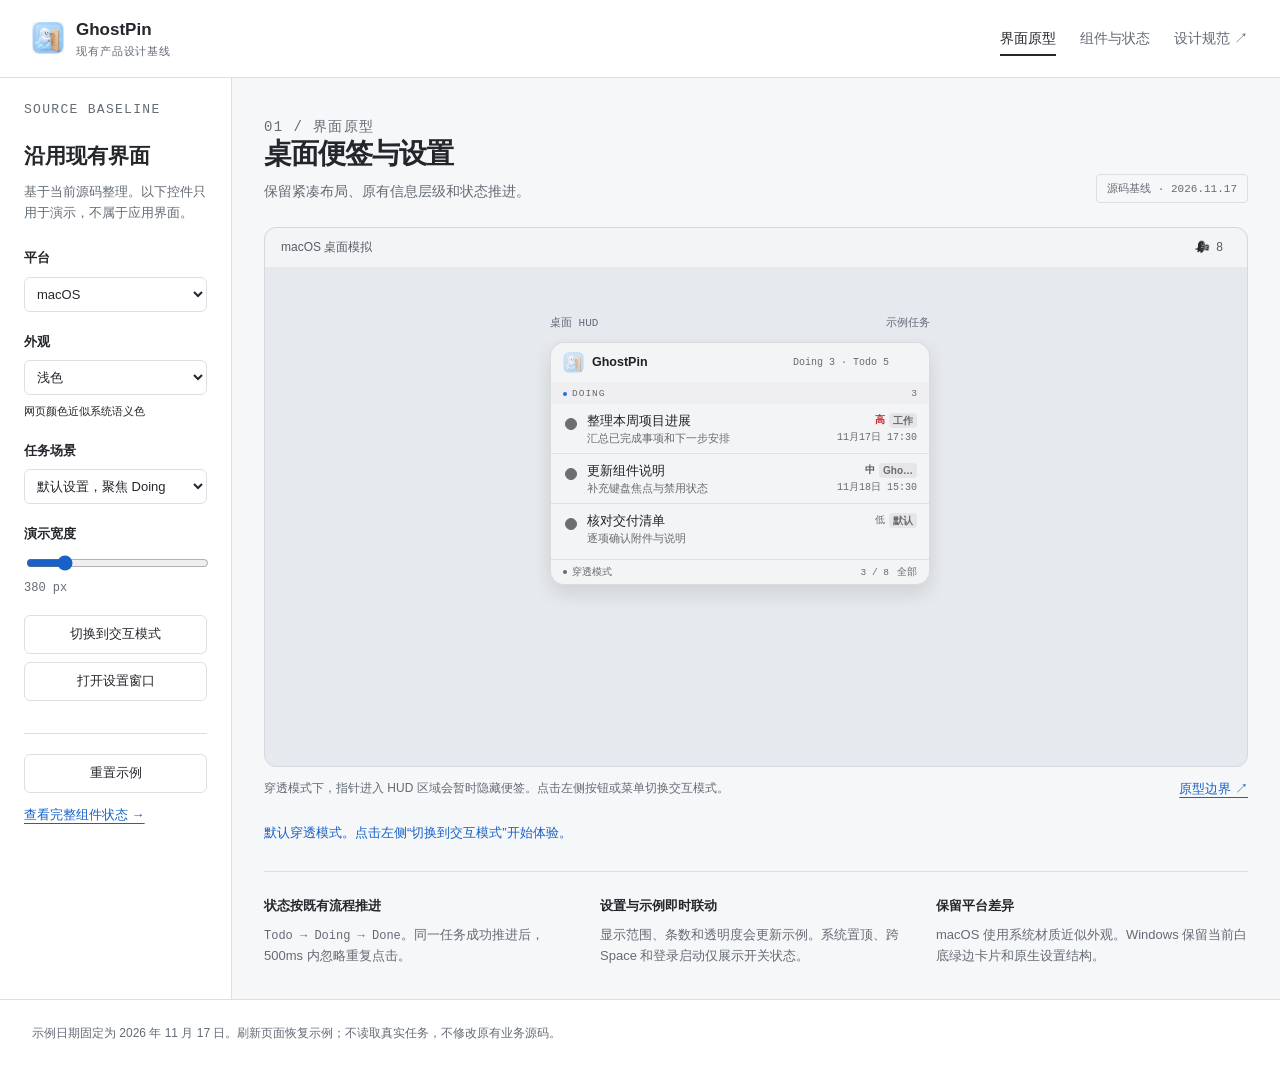
<file: design/index.html>
<!doctype html>
<html lang="zh-CN">
<head>
  <meta charset="utf-8"><meta name="viewport" content="width=device-width, initial-scale=1">
  <title>GhostPin 设计基线 · 界面原型</title>
  <link rel="icon" href="assets/GhostPinLogo.png">
  <link rel="stylesheet" href="styles/tokens.css"><link rel="stylesheet" href="styles/components.css"><link rel="stylesheet" href="styles/preview.css">
  <script defer src="scripts/model.js"></script><script defer src="scripts/components.js"></script><script defer src="scripts/app.js"></script>
</head>
<body>
  <header class="site-header">
    <a class="site-brand" href="index.html"><img src="assets/GhostPinLogo.png" width="1254" height="1254" alt="GhostPin 标志"><span>GhostPin<small>现有产品设计基线</small></span></a>
    <nav class="site-nav" aria-label="设计基线导航"><a href="index.html" aria-current="page">界面原型</a><a href="components.html">组件与状态</a><a href="DESIGN.md">设计规范 ↗</a></nav>
  </header>
  <div class="workspace">
    <aside class="sidebar" aria-label="原型演示控制">
      <p class="eyebrow">SOURCE BASELINE</p><h1>沿用现有界面</h1><p>基于当前源码整理。以下控件只用于演示，不属于应用界面。</p>
      <label class="control-field"><span>平台</span><select id="platform"><option value="mac">macOS</option><option value="windows">Windows</option></select></label>
      <label class="control-field"><span>外观</span><select id="appearance"><option value="light">浅色</option><option value="dark">深色</option></select><small id="appearance-note">网页颜色近似系统语义色</small></label>
      <label class="control-field"><span>任务场景</span><select id="scenario"><option value="standard">默认设置，聚焦 Doing</option><option value="mixed">同时展示 Doing 与 Todo</option><option value="long">长标题与长分组</option><option value="overflow">超出可见区域</option><option value="empty">空列表</option></select></label>
      <label class="control-field"><span>演示宽度</span><input id="preview-width" type="range" min="320" max="640" step="4" value="380"><output id="width-output" for="preview-width">380 px</output></label>
      <button class="shell-button" id="mode-button">切换到交互模式</button><button class="shell-button" id="open-settings">打开设置窗口</button>
      <div class="sidebar-footer"><button class="shell-button" id="reset">重置示例</button><a href="components.html">查看完整组件状态 →</a></div>
    </aside>
    <main class="main">
      <div class="page-heading"><div><p class="eyebrow">01 / 界面原型</p><h2>桌面便签与设置</h2><p>保留紧凑布局、原有信息层级和状态推进。</p></div><span class="baseline-label">源码基线 · 2026.11.17</span></div>
      <section class="desktop-stage" id="desktop-stage" data-theme="light" aria-label="桌面界面模拟">
        <div class="desktop-bar"><span id="platform-caption">macOS 桌面模拟</span><button class="tray-button" id="tray-button" aria-label="打开 GhostPin 菜单" aria-expanded="false" aria-controls="menu-host"><img src="assets/GhostPinStatusBar.png" width="1254" height="1254" alt=""><span id="tray-count"></span></button></div>
        <div class="menu-host" id="menu-host" hidden></div>
        <div class="native-workspace"><div class="hud-zone" id="hud-zone"><div class="hud-frame-label"><span id="surface-label">桌面 HUD</span><span>示例任务</span></div><div id="hud-host"></div></div><div class="settings-host" id="settings-host"></div></div>
      </section>
      <div class="stage-caption"><p id="mode-explanation">通过菜单切换交互模式后，可推进示例任务状态。</p><a class="spec-link" href="DESIGN.md#原型边界">原型边界 ↗</a></div>
      <p class="interaction-note" id="interaction-note" role="status" aria-live="polite">默认穿透模式。点击左侧“切换到交互模式”开始体验。</p>
      <div class="facts"><section><h3>状态按既有流程推进</h3><p><code>Todo → Doing → Done</code>。同一任务成功推进后，500ms 内忽略重复点击。</p></section><section><h3>设置与示例即时联动</h3><p>显示范围、条数和透明度会更新示例。系统置顶、跨 Space 和登录启动仅展示开关状态。</p></section><section><h3>保留平台差异</h3><p>macOS 使用系统材质近似外观。Windows 保留当前白底绿边卡片和原生设置结构。</p></section></div>
      <noscript><p>请启用 JavaScript 查看可交互原型。设计规则仍可通过 <a href="DESIGN.md">DESIGN.md</a> 阅读。</p></noscript>
    </main>
  </div>
  <footer class="site-footer">示例日期固定为 2026 年 11 月 17 日。刷新页面恢复示例；不读取真实任务，不修改原有业务源码。</footer>
</body></html>
</file>
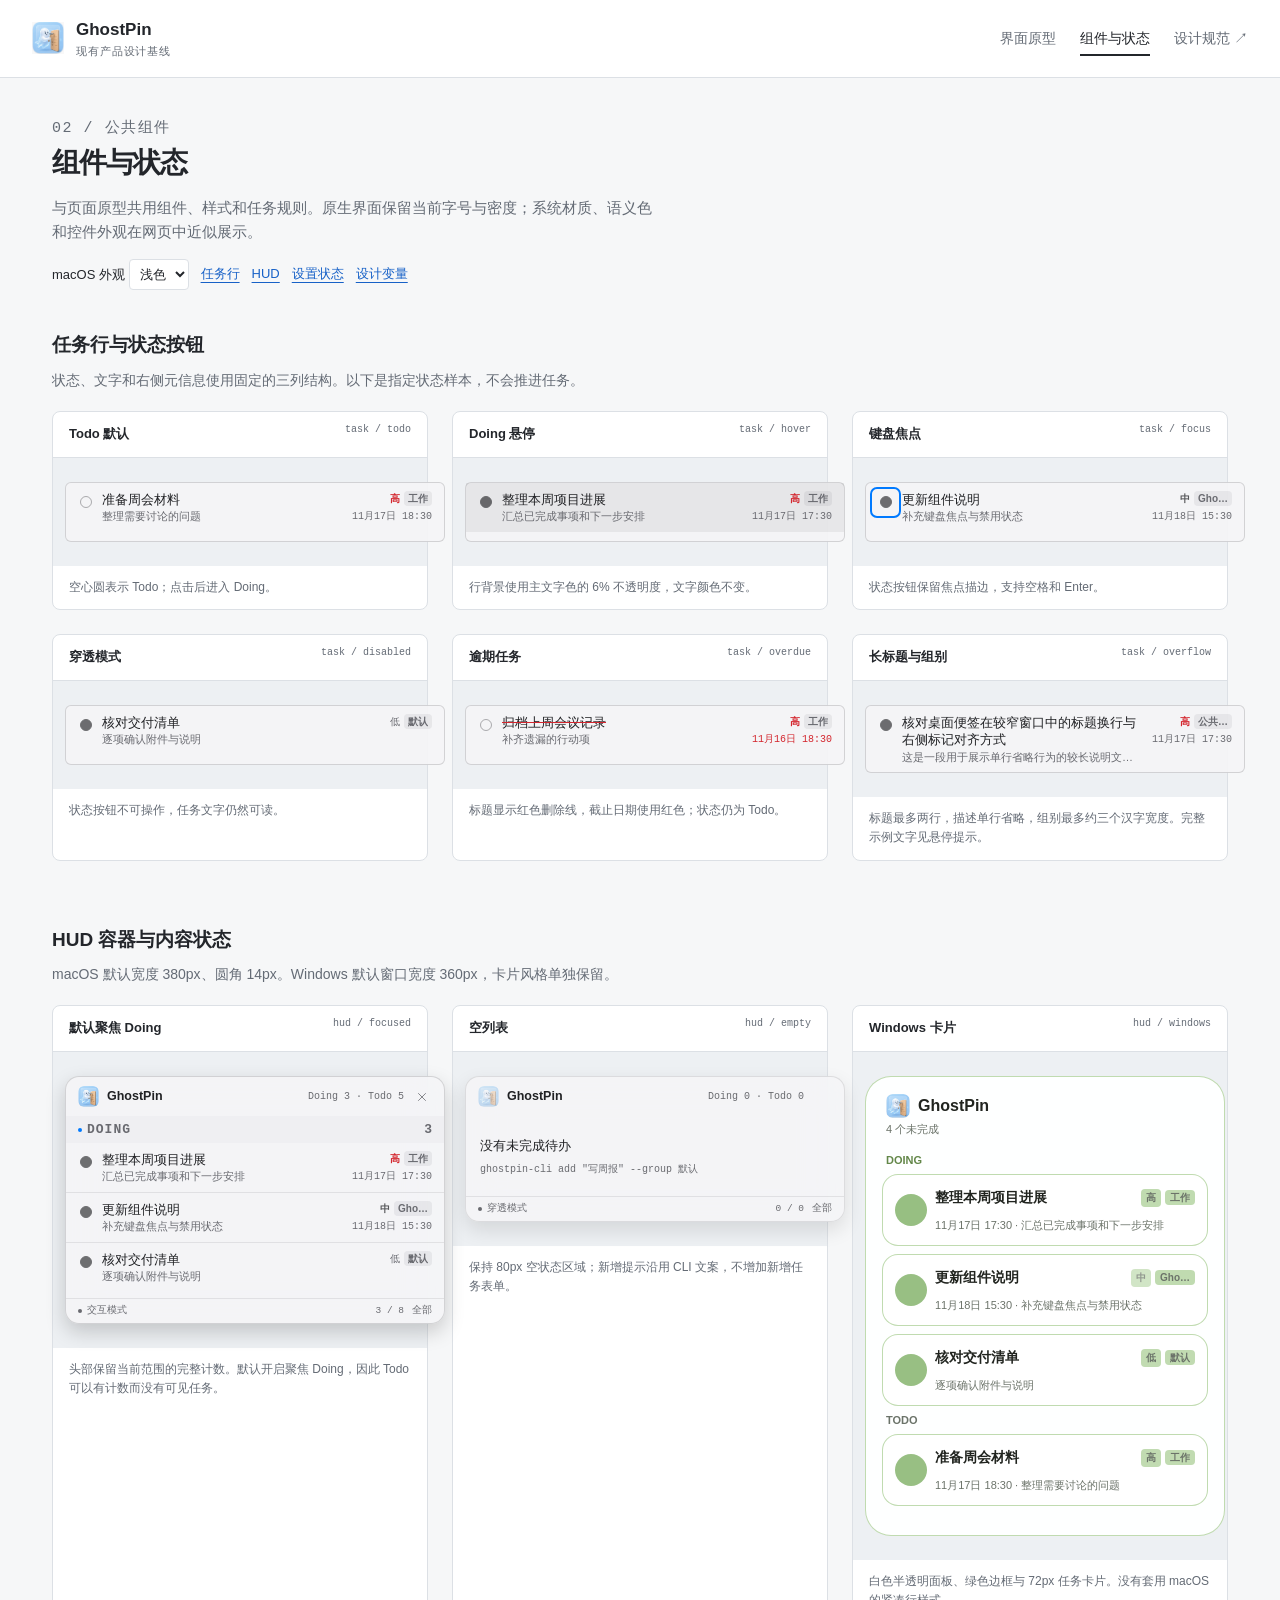
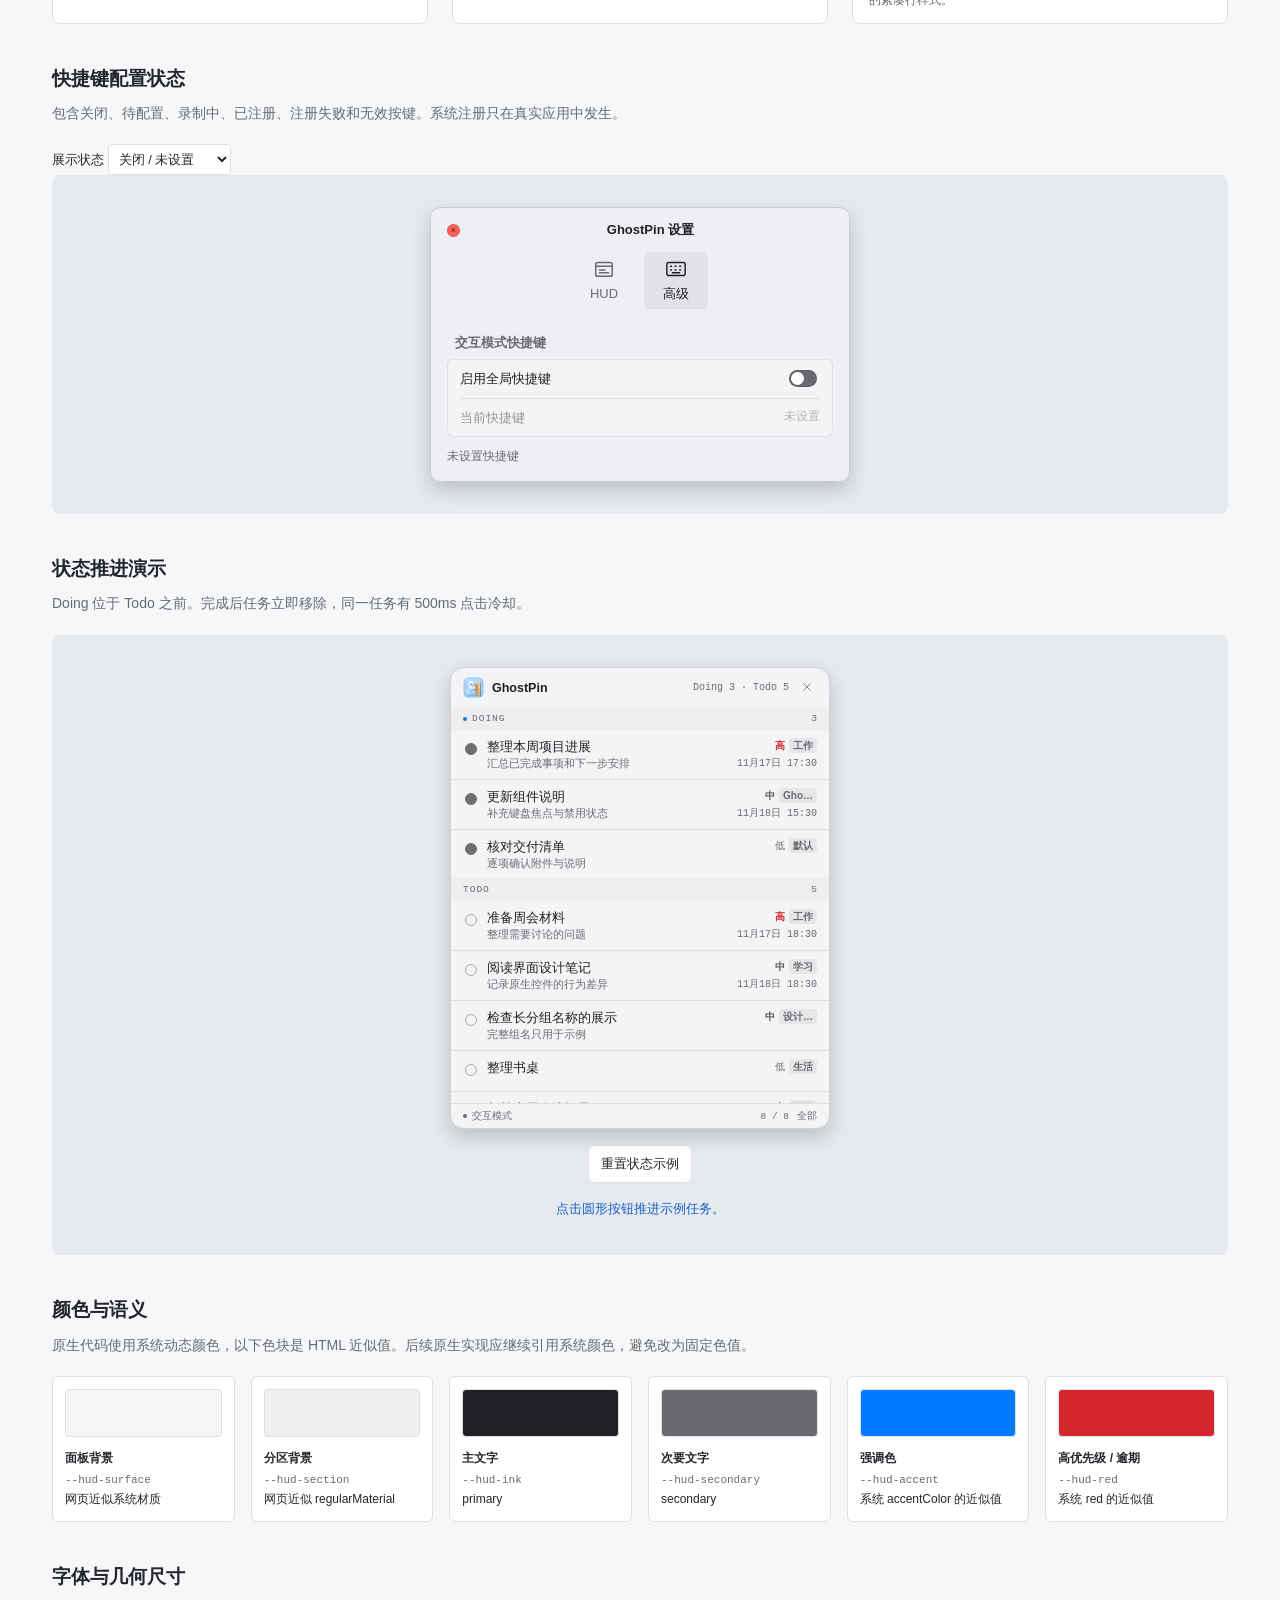
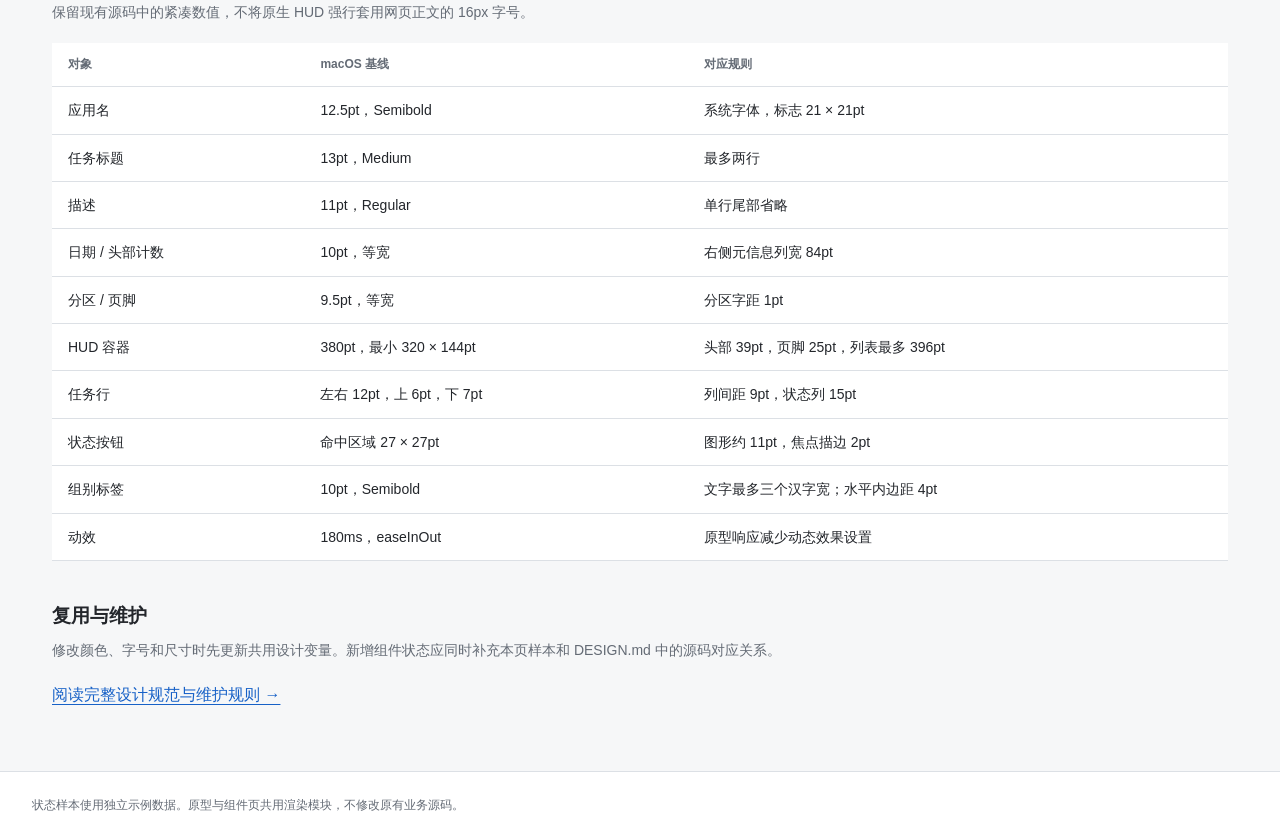
<file: design/components.html>
<!doctype html>
<html lang="zh-CN">
<head>
  <meta charset="utf-8"><meta name="viewport" content="width=device-width, initial-scale=1">
  <title>GhostPin 设计基线 · 组件与状态</title><link rel="icon" href="assets/GhostPinLogo.png">
  <link rel="stylesheet" href="styles/tokens.css"><link rel="stylesheet" href="styles/components.css"><link rel="stylesheet" href="styles/preview.css">
  <script defer src="scripts/model.js"></script><script defer src="scripts/components.js"></script><script defer src="scripts/catalog.js"></script>
</head>
<body>
  <header class="site-header"><a class="site-brand" href="index.html"><img src="assets/GhostPinLogo.png" width="1254" height="1254" alt="GhostPin 标志"><span>GhostPin<small>现有产品设计基线</small></span></a><nav class="site-nav" aria-label="设计基线导航"><a href="index.html">界面原型</a><a href="components.html" aria-current="page">组件与状态</a><a href="DESIGN.md">设计规范 ↗</a></nav></header>
  <main class="catalog">
    <header class="catalog-header"><p class="eyebrow">02 / 公共组件</p><h1>组件与状态</h1><p>与页面原型共用组件、样式和任务规则。原生界面保留当前字号与密度；系统材质、语义色和控件外观在网页中近似展示。</p><div class="catalog-toolbar"><label>macOS 外观 <select id="catalog-theme"><option value="light">浅色</option><option value="dark">深色</option></select></label><a class="spec-link" href="#task-rows">任务行</a><a class="spec-link" href="#boards">HUD</a><a class="spec-link" href="#settings">设置状态</a><a class="spec-link" href="#tokens">设计变量</a></div></header>
    <section class="catalog-section" id="task-rows"><h2>任务行与状态按钮</h2><p>状态、文字和右侧元信息使用固定的三列结构。以下是指定状态样本，不会推进任务。</p><div class="catalog-grid" id="row-states"></div><p id="catalog-feedback" class="interaction-note" role="status" aria-live="polite"></p></section>
    <section class="catalog-section" id="boards"><h2>HUD 容器与内容状态</h2><p>macOS 默认宽度 380px、圆角 14px。Windows 默认窗口宽度 360px，卡片风格单独保留。</p><div class="catalog-grid" id="board-states"></div></section>
    <section class="catalog-section" id="settings"><h2>快捷键配置状态</h2><p>包含关闭、待配置、录制中、已注册、注册失败和无效按键。系统注册只在真实应用中发生。</p><div class="catalog-toolbar"><label>展示状态 <select id="hotkey-example"><option value="disabled">关闭 / 未设置</option><option value="pendingConfiguration">已开启 / 待配置</option><option value="recording">录制中</option><option value="registered">注册成功示例</option><option value="failure">注册失败示例</option><option value="invalid">按键规则错误</option></select></label></div><div class="catalog-demo" id="settings-example"></div></section>
    <section class="catalog-section" id="flow"><h2>状态推进演示</h2><p>Doing 位于 Todo 之前。完成后任务立即移除，同一任务有 500ms 点击冷却。</p><div class="catalog-demo"><div id="state-demo"></div><button class="shell-button" id="demo-reset">重置状态示例</button><p class="interaction-note" id="demo-feedback" role="status" aria-live="polite">点击圆形按钮推进示例任务。</p></div></section>
    <section class="catalog-section" id="tokens"><h2>颜色与语义</h2><p>原生代码使用系统动态颜色，以下色块是 HTML 近似值。后续原生实现应继续引用系统颜色，避免改为固定色值。</p><div class="token-grid" id="color-tokens"></div></section>
    <section class="catalog-section"><h2>字体与几何尺寸</h2><p>保留现有源码中的紧凑数值，不将原生 HUD 强行套用网页正文的 16px 字号。</p><div class="table-wrap"><table><thead><tr><th scope="col">对象</th><th scope="col">macOS 基线</th><th scope="col">对应规则</th></tr></thead><tbody>
      <tr><td>应用名</td><td>12.5pt，Semibold</td><td>系统字体，标志 21 × 21pt</td></tr><tr><td>任务标题</td><td>13pt，Medium</td><td>最多两行</td></tr><tr><td>描述</td><td>11pt，Regular</td><td>单行尾部省略</td></tr><tr><td>日期 / 头部计数</td><td>10pt，等宽</td><td>右侧元信息列宽 84pt</td></tr><tr><td>分区 / 页脚</td><td>9.5pt，等宽</td><td>分区字距 1pt</td></tr><tr><td>HUD 容器</td><td>380pt，最小 320 × 144pt</td><td>头部 39pt，页脚 25pt，列表最多 396pt</td></tr><tr><td>任务行</td><td>左右 12pt，上 6pt，下 7pt</td><td>列间距 9pt，状态列 15pt</td></tr><tr><td>状态按钮</td><td>命中区域 27 × 27pt</td><td>图形约 11pt，焦点描边 2pt</td></tr><tr><td>组别标签</td><td>10pt，Semibold</td><td>文字最多三个汉字宽；水平内边距 4pt</td></tr><tr><td>动效</td><td>180ms，easeInOut</td><td>原型响应减少动态效果设置</td></tr>
    </tbody></table></div></section>
    <section class="catalog-section"><h2>复用与维护</h2><p>修改颜色、字号和尺寸时先更新共用设计变量。新增组件状态应同时补充本页样本和 DESIGN.md 中的源码对应关系。</p><a href="DESIGN.md">阅读完整设计规范与维护规则 →</a></section>
  </main><footer class="site-footer">状态样本使用独立示例数据。原型与组件页共用渲染模块，不修改原有业务源码。</footer>
</body></html>
</file>
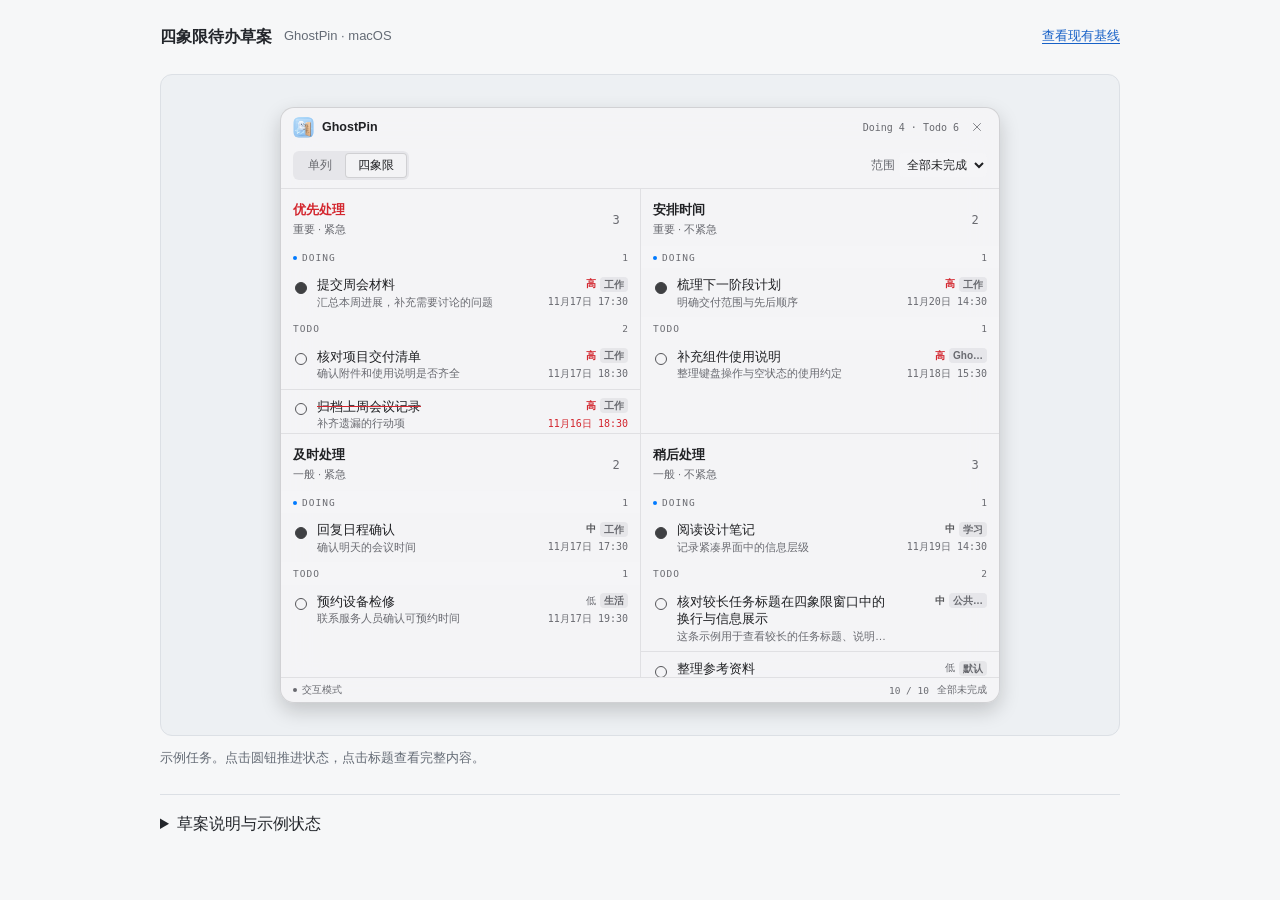
<file: design/quadrants-draft.html>
<!doctype html>
<html lang="zh-CN">
<head>
  <meta charset="utf-8">
  <meta name="viewport" content="width=device-width, initial-scale=1">
  <title>GhostPin · 四象限待办草案</title>
  <style>
/* OD-LAYOUT-PRIMITIVES v1 — structure only: display, flex/grid, overflow, wrapping, ratio, geometry.
   Put this @layer first; product CSS outside the layer wins ordinary layout rules.
   Native hidden and closed-dialog states take precedence over component display rules. */
@layer od-layout {
  [hidden]:not([hidden="until-found" i]) { display: none !important; }
  dialog:not([open]) { display: none !important; }

  :where(.od-stack,.od-row,.od-row-top,.od-cluster,.od-grid,.od-field,.od-stat,.od-cell,.od-tile) > :where(*) { min-width: 0; }

  /* containers */
  .od-stack   { display: flex; flex-direction: column; gap: var(--od-gap, 8px); }
  .od-row     { display: flex; align-items: center; gap: var(--od-gap, 8px); }
  .od-row-top { display: flex; align-items: flex-start; gap: var(--od-gap, 8px); }
  .od-cluster { display: flex; flex-wrap: wrap; align-items: center; gap: var(--od-gap, 8px); }
  .od-fill    { flex: 1 1 0; min-width: 0; }
  .od-fixed   { flex: none; }
  .od-grid    { display: grid; gap: var(--od-gap, 12px); grid-template-columns: repeat(var(--od-cols, 3), minmax(0, 1fr)); }

  /* stacked information: each piece is its own line — never sibling inline spans */
  .od-stat, .od-field, .od-cell { display: grid; gap: var(--od-gap, 2px); }
  :where(.od-stat,.od-field,.od-cell) > :where(*) { display: block; }
  .od-tile { display: grid; grid-template-rows: auto 1fr; }
  :where(.od-tile) > :where(*) { display: block; }

  /* media keeps its intrinsic ratio by default; never a distorted or cropped
     cover by accident. height:auto lets the ratio win over an <img height="…">
     attribute. Cropping to a uniform box is an explicit opt-in: set --od-ratio
     AND add .od-media-cover together (per the core rule, only where a crop is
     deliberate — tile thumbs, decorative backdrops, and so on). */
  .od-media { display: block; width: 100%; height: auto; aspect-ratio: var(--od-ratio, auto); }
  .od-media-cover { object-fit: cover; }

  /* functional inline SVG icons opt into bounded geometry; content SVGs keep their own */
  .od-icon { display: inline-block; inline-size: var(--od-icon-size, 1em); block-size: var(--od-icon-size, 1em); flex: none; }

  /* data text only — authored copy is rewritten to its budget instead */
  .od-truncate { display: block; max-width: 100%; overflow: hidden; white-space: nowrap; text-overflow: ellipsis; }
  .od-clamp-2, .od-clamp-3 { display: -webkit-box; -webkit-box-orient: vertical; overflow: hidden; overflow-wrap: anywhere; }
  .od-clamp-2 { -webkit-line-clamp: 2; }
  .od-clamp-3 { -webkit-line-clamp: 3; }
  .od-lines-2 { min-height: calc(2 * 1.4em); }
  .od-nowrap { white-space: nowrap; }
  .od-keep { word-break: keep-all; overflow-wrap: anywhere; }

  /* screen skeleton: bars take their own space */
  .od-screen { display: grid; grid-template-rows: auto minmax(0, 1fr) auto; height: 100%; }
  .od-scroll { overflow-y: auto; overscroll-behavior: contain; min-height: 0; }

  /* horizontal rail */
  .od-rail { display: flex; gap: var(--od-gap, 8px); overflow-x: auto; scroll-snap-type: x proximity; scrollbar-width: none;
             padding-inline: var(--od-rail-pad, 16px); scroll-padding-inline: var(--od-rail-pad, 16px); }
  .od-rail::-webkit-scrollbar { display: none; }
  :where(.od-rail) > :where(*) { flex: none; scroll-snap-align: start; }
  :where(.od-rail) > :where(:last-child) { margin-inline-end: var(--od-rail-pad, 16px); }

  .od-spacer { flex: none; visibility: hidden; pointer-events: none; }
  .od-touch { min-width: 44px; min-height: 44px; }
}
:root [hidden]:where(:not([hidden="until-found" i])) { display: none; }
/* /OD-LAYOUT-PRIMITIVES v1 */
  </style>
  <link rel="stylesheet" href="styles/tokens.css">
  <link rel="stylesheet" href="styles/components.css">
  <link rel="stylesheet" href="styles/quadrants.css">
  <script src="scripts/model.js" defer></script>
  <script src="scripts/components.js" defer></script>
  <script src="scripts/quadrants-model.js" defer></script>
  <script src="scripts/quadrants.js" defer></script>
</head>
<body data-theme="light">
  <div class="draft-shell">
    <header class="draft-header">
      <h1>四象限待办草案</h1>
      <p>GhostPin · macOS</p>
      <a href="index.html">查看现有基线</a>
    </header>
    <main>
      <section class="draft-stage" aria-label="GhostPin 桌面便签草案">
        <section class="hud quadrants-hud interactive" id="board" data-view="quadrants" aria-label="GhostPin 待办">
          <header class="hud-header">
            <img class="logo" src="assets/GhostPinLogo.png" width="1254" height="1254" alt="">
            <span class="hud-brand">GhostPin</span>
            <span class="hud-count" id="board-count"></span>
            <button class="hud-close" type="button" data-action="hide" aria-label="隐藏桌面便签">
              <svg class="od-icon" viewBox="0 0 24 24" aria-hidden="true"><path d="m5 5 14 14M19 5 5 19"/></svg>
            </button>
          </header>
          <div class="view-toolbar">
            <div class="view-switch" role="group" aria-label="待办视图">
              <button type="button" data-view-button="list" aria-pressed="false" aria-controls="board-content">单列</button>
              <button type="button" data-view-button="quadrants" aria-pressed="true" aria-controls="board-content">四象限</button>
            </div>
            <label class="scope-control" for="scope">
              <span>范围</span>
              <select id="scope">
                <option value="all">全部未完成</option>
                <option value="today">今天新增</option>
              </select>
            </label>
          </div>
          <div id="board-content">
            <noscript><p class="list-empty">请启用 JavaScript，以查看和操作示例任务。</p></noscript>
          </div>
          <footer class="hud-footer">
            <span class="mode-label"><span class="mode-dot" aria-hidden="true"></span>交互模式</span>
            <span id="footer-count" aria-label="已显示任务数与全部任务数"></span>
            <span id="footer-scope">全部未完成</span>
          </footer>
        </section>
        <div class="hidden-board" id="hidden-board" hidden>
          <p>桌面便签已隐藏</p>
          <button type="button" class="draft-button" id="show-board">显示桌面便签</button>
        </div>
      </section>
      <p class="draft-feedback" id="draft-feedback" role="status" aria-live="polite" aria-atomic="true">示例任务。点击圆钮推进状态，点击标题查看完整内容。</p>
      <details class="draft-notes">
        <summary>草案说明与示例状态</summary>
        <div class="draft-notes-body">
          <div class="review-controls" aria-label="草案演示控件">
            <label for="scene"><span>示例状态</span><select id="scene">
              <option value="normal">默认分布</option>
              <option value="one-empty">一个象限为空</option>
              <option value="overflow">任务较多</option>
              <option value="empty">全部为空</option>
            </select></label>
            <label for="theme"><span>外观</span><select id="theme">
              <option value="light">浅色</option>
              <option value="dark">深色</option>
            </select></label>
            <button type="button" class="draft-button" id="reset-scene">重置示例</button>
          </div>
          <label class="focus-option" for="focus-doing">
            <input id="focus-doing" type="checkbox" checked disabled>
            <span>单列中有 Doing 时只显示 Doing</span>
            <small>四象限始终显示全部未完成任务。</small>
          </label>
          <table class="rule-table">
            <caption hidden>四象限自动分类规则</caption>
            <tbody>
              <tr><th scope="row">重要程度</th><td>高优先级为重要，中、低优先级为一般。</td></tr>
              <tr><th scope="row">紧急程度</th><td>已逾期或今天到期为紧急。明天及以后到期，或未设置截止日期，为不紧急。</td></tr>
              <tr><th scope="row">任务状态</th><td>每个象限内 Doing 在 Todo 前面。状态仍按 Todo → Doing → Done 推进，完成后移除，保留 500ms 点击冷却。</td></tr>
              <tr><th scope="row">显示范围</th><td>“今天新增”按创建时间筛选。四象限不截断任务数量，每区独立滚动。单列沿用默认最多 8 条的规则。</td></tr>
            </tbody>
          </table>
          <p>草案沿用现有系统字体、紧凑任务行和浅深色材质。桌面四象限宽 720px，单列宽 380px。逾期任务保留原有的标题划线和日期提示。</p>
          <p class="compact-note">当前窗口较窄，四个象限按优先处理、安排时间、及时处理、稍后处理的顺序排列。</p>
          <p>任务只存在于当前页面，刷新会恢复示例。参考时间固定为 2026 年 11 月 17 日 14:30（北京时间），用于展示今天到期、未来到期和逾期。上述示例与外观控件属于草案演示区。</p>
          <p>分类会根据任务的优先级和截止日期计算。首版不提供拖拽修改象限。本草案不连接实际任务、Agent 或系统快捷键。</p>
        </div>
      </details>
    </main>
  </div>
  <dialog class="task-dialog" id="task-detail" aria-labelledby="detail-heading">
    <header class="dialog-header">
      <h2 id="detail-heading">任务详情</h2>
      <button type="button" class="draft-button" id="close-detail">关闭</button>
    </header>
    <div class="dialog-body" id="detail-body"></div>
  </dialog>
</body>
</html>
</file>
<file: design/styles/tokens.css>
/* 从现有 GhostPin 界面提取的数值；系统语义色的网页近似值见 DESIGN.md。 */
:root {
  color-scheme: light;
  --font-ui: -apple-system, BlinkMacSystemFont, 'PingFang SC', 'Segoe UI', sans-serif;
  --font-mono: ui-monospace, 'SFMono-Regular', Menlo, Consolas, monospace;
  --font-windows: 'Segoe UI', 'Microsoft YaHei UI', sans-serif;
  --page: #f6f7f8; --surface: #fff; --ink: #23262b; --muted: #646b75;
  --line: #dce0e5; --action: #1761c7; --focus: #1672de;
  --space-1: 4px; --space-2: 8px; --space-3: 12px; --space-4: 16px;
  --space-5: 20px; --space-6: 24px; --space-8: 32px; --space-10: 40px;
  --size-body: 16px; --size-small: 13px; --size-heading: 28px;
  --radius-control: 6px; --radius-panel: 12px;
  --motion: 180ms; --ease: ease-in-out;
  --hud-width: 380px; --hud-min-width: 320px; --hud-header: 39px;
  --hud-footer: 25px; --hud-body-max: 396px; --hud-empty: 80px;
  --hud-radius: 14px; --hud-pad: 12px; --hud-row-gap: 9px;
  --hud-row-top: 6px; --hud-row-bottom: 7px; --hud-meta-width: 84px;
  --hud-status-width: 15px; --hud-status-hit: 27px;
  --hud-title-size: 13px; --hud-description-size: 11px;
  --hud-brand-size: 12.5px; --hud-meta-size: 10px; --hud-section-size: 9.5px;
  --hud-logo-size: 21px; --hud-close-size: 20px; --hud-rule: .5px;
  --hud-surface: rgb(245 245 247 / 92%); --hud-section: rgb(239 239 242 / 96%);
  --hud-ink: #202124; --hud-secondary: #696a70; --hud-red: #d3262e;
  --hud-accent: #007aff; --hud-hover: rgb(0 0 0 / 6%);
  --hud-separator: rgb(0 0 0 / 8%); --hud-border: rgb(0 0 0 / 14%);
  --hud-border-pass: rgb(0 0 0 / 10%); --hud-badge: rgb(110 110 115 / 10%);
  --hud-shadow: 0 8px 20px rgb(0 0 0 / 18%);
  --hud-shadow-pass: 0 8px 20px rgb(0 0 0 / 11%);
  --hud-blur: 20px; --settings-width: 420px;
  --win-width: 360px; --win-height: 460px; --win-radius: 26px;
  --win-card-radius: 16px; --win-card-height: 72px;
  --win-surface: rgb(255 255 255 / 94%); --win-card: rgb(255 255 255 / 72%);
  --win-border: rgb(184 214 166 / 88%); --win-ink: #21241f;
  --win-secondary: #6b7369; --win-accent: rgb(143 186 120 / 92%);
}
[data-theme='dark'] {
  color-scheme: dark;
  --hud-surface: rgb(35 35 38 / 94%); --hud-section: rgb(43 43 46 / 97%);
  --hud-ink: #f2f2f5; --hud-secondary: #aaaab1; --hud-red: #ff6961;
  --hud-accent: #64aaff; --hud-hover: rgb(255 255 255 / 6%);
  --hud-separator: rgb(255 255 255 / 8%); --hud-border: rgb(255 255 255 / 14%);
  --hud-border-pass: rgb(255 255 255 / 10%); --hud-badge: rgb(170 170 177 / 10%);
}
@media (prefers-reduced-motion: reduce) { :root { --motion: 0ms; } }
</file>
<file: design/styles/components.css>
/* 原型和组件目录共用的原生界面近似样式。 */
* { box-sizing: border-box; }
button, input, select { font: inherit; }
button, select, input[type='checkbox'], input[type='range'] { cursor: pointer; }
button:disabled, input:disabled { cursor: default; opacity: .45; }
button:focus-visible, input:focus-visible, select:focus-visible, a:focus-visible, summary:focus-visible { outline: 2px solid var(--focus); outline-offset: 3px; }
[hidden] { display: none !important; }
.icon { width: 16px; height: 16px; display: inline-block; vertical-align: middle; fill: none; stroke: currentColor; stroke-width: 1.6; stroke-linecap: round; stroke-linejoin: round; flex: none; }
.logo { display: block; width: var(--hud-logo-size); height: auto; aspect-ratio: 1; object-fit: contain; border-radius: 28%; }
.hud { color: var(--hud-ink); background: var(--hud-surface); width: var(--hud-width); min-width: var(--hud-min-width); max-width: 100%; border: 1px solid var(--hud-border); border-radius: var(--hud-radius); box-shadow: var(--hud-shadow); backdrop-filter: blur(var(--hud-blur)); font-family: var(--font-ui); overflow: clip; transition: opacity var(--motion) var(--ease), box-shadow var(--motion) var(--ease); }
.hud.passthrough { border-color: var(--hud-border-pass); box-shadow: var(--hud-shadow-pass); filter: saturate(.88); }
.hud.passthrough .logo { opacity: .58; }
.hud-header { height: var(--hud-header); display: flex; align-items: center; gap: var(--space-2); padding: 0 var(--hud-pad); }
.hud-brand { font-size: var(--hud-brand-size); font-weight: 600; }
.hud-count { margin-left: auto; font: var(--hud-meta-size) var(--font-mono); color: var(--hud-secondary); white-space: nowrap; }
.hud-close { padding: 0; display: grid; place-items: center; width: var(--hud-close-size); height: var(--hud-close-size); background: transparent; border: 0; color: var(--hud-secondary); }
.hud-close .icon { width: 12px; height: 12px; }
.hud.passthrough .hud-close { visibility: hidden; }
.hud-list { max-height: var(--hud-body-max); overflow-y: auto; scrollbar-width: thin; scrollbar-color: var(--hud-secondary) transparent; padding-bottom: 6px; }
.hud-section-title { position: sticky; top: 0; z-index: 1; display: flex; align-items: center; gap: 5px; margin: 0; padding: 6px var(--hud-pad) 4px; font: var(--hud-section-size) var(--font-mono); letter-spacing: 1px; line-height: 1.3; color: var(--hud-secondary); background: var(--hud-section); }
.hud-section-title .section-count { margin-left: auto; letter-spacing: 0; }
.doing-dot { width: 4px; height: 4px; background: var(--hud-accent); border-radius: 50%; flex: none; }
.task-row { display: grid; grid-template-columns: var(--hud-status-width) minmax(0, 1fr) var(--hud-meta-width); align-items: start; gap: var(--hud-row-gap); padding: var(--hud-row-top) var(--hud-pad) var(--hud-row-bottom); }
.task-row + .task-row { border-top: var(--hud-rule) solid var(--hud-separator); }
.hud.interactive .task-row:hover, .task-row.demo-hover { background: var(--hud-hover); }
.status-button { width: var(--hud-status-hit); height: var(--hud-status-hit); justify-self: center; display: grid; place-items: center; border: 0; border-radius: 5px; background: transparent; color: var(--hud-ink); padding: 0; }
.status-button::after { content: ''; display: block; width: 10px; height: 10px; border: 1px solid currentColor; border-radius: 50%; opacity: .35; }
.status-button.doing::after { background: currentColor; opacity: .64; }
.status-button:disabled { opacity: 1; }
.status-button.demo-focus { outline: 2px solid var(--hud-accent); }
.task-copy { min-width: 0; padding-top: 2px; }
.task-title { display: -webkit-box; -webkit-box-orient: vertical; -webkit-line-clamp: 2; overflow: hidden; font-size: var(--hud-title-size); font-weight: 500; line-height: 1.35; overflow-wrap: anywhere; }
.task-title.overdue { text-decoration-line: line-through; text-decoration-color: var(--hud-red); }
.task-description { display: block; margin-top: 1px; overflow: hidden; text-overflow: ellipsis; white-space: nowrap; font-size: var(--hud-description-size); line-height: 1.4; color: var(--hud-secondary); }
.task-meta { min-width: 0; display: flex; flex-direction: column; align-items: end; gap: 2px; padding-top: 2px; font-size: var(--hud-meta-size); }
.meta-top { display: flex; align-items: center; gap: 4px; }
.priority { color: var(--hud-secondary); white-space: nowrap; }
.priority.high { color: var(--hud-red); font-weight: 600; }
.priority.medium { color: var(--hud-ink); opacity: .74; font-weight: 600; }
.group-badge { display: block; padding: 1px 4px; border-radius: 4px; background: var(--hud-badge); color: var(--hud-secondary); font-weight: 600; line-height: 1.3; }
.group-label { display: block; max-width: 3em; overflow: hidden; text-overflow: ellipsis; white-space: nowrap; }
.task-due { display: block; font-family: var(--font-mono); white-space: nowrap; color: var(--hud-secondary); }
.task-due.overdue { color: var(--hud-red); }
.hud-footer { height: var(--hud-footer); display: flex; align-items: center; gap: var(--space-2); padding: 0 var(--hud-pad); color: var(--hud-secondary); border-top: var(--hud-rule) solid var(--hud-separator); font: var(--hud-section-size) var(--font-mono); white-space: nowrap; }
.hud-footer .mode-label { display: flex; gap: 5px; align-items: center; margin-right: auto; }
.mode-dot { width: 4px; height: 4px; border-radius: 50%; background: currentColor; }
.hud-empty { height: var(--hud-empty); display: flex; flex-direction: column; justify-content: center; align-items: start; gap: 6px; padding: 0 14px; }
.hud-empty strong { font-size: var(--hud-brand-size); font-weight: 500; }
.hud-empty code { max-width: 100%; white-space: nowrap; font: var(--hud-meta-size) var(--font-mono); color: var(--hud-secondary); }
.native-menu { width: 232px; padding: var(--space-1); background: var(--hud-surface); color: var(--hud-ink); border: 1px solid var(--hud-border); border-radius: var(--radius-control); box-shadow: var(--hud-shadow); font-size: 13px; }
.native-menu button { display: flex; gap: var(--space-2); align-items: center; width: 100%; border: 0; border-radius: 4px; padding: 6px 8px; text-align: left; background: transparent; color: inherit; }
.native-menu button:hover, .native-menu button:focus-visible { background: var(--action); color: white; }
.native-menu hr { border: 0; border-top: 1px solid var(--hud-separator); margin: 4px; }
.menu-check { width: 16px; display: inline-block; }
.native-settings { width: var(--settings-width); max-width: 100%; color: var(--hud-ink); background: var(--hud-section); border: 1px solid var(--hud-border); border-radius: 10px; box-shadow: var(--hud-shadow); font-size: 13px; line-height: 1.5; }
.settings-title { display: flex; align-items: center; padding: var(--space-3) var(--space-4); gap: var(--space-2); }
.settings-title strong { font-size: 13px; font-weight: 600; flex: 1; text-align: center; }
.settings-close { border: 1px solid rgb(0 0 0 / 12%); width: 13px; height: 13px; padding: 0; border-radius: 50%; background: #ff6058; color: #5b1613; font-size: 9px; line-height: 1; }
.settings-tabs { display: flex; justify-content: center; gap: var(--space-2); padding: 0 var(--space-4) var(--space-3); }
.settings-tabs button { display: flex; flex-direction: column; align-items: center; gap: 4px; min-width: 64px; padding: 6px 12px; border: 0; border-radius: 6px; color: var(--hud-secondary); background: transparent; }
.settings-tabs button[aria-selected='true'] { background: var(--hud-badge); color: var(--hud-ink); }
.settings-tabs .icon { width: 22px; height: 22px; }
.settings-content { padding: var(--space-4); padding-top: 0; }
.settings-section { margin: 12px 0 0; padding: 0; border: 0; min-width: 0; }
.settings-section legend { padding: 0 8px 6px; font-weight: 600; color: var(--hud-secondary); }
.settings-group { border-radius: 6px; background: var(--hud-surface); border: 1px solid var(--hud-separator); padding: 0 var(--space-3); }
.setting-row { display: flex; min-height: 38px; align-items: center; justify-content: space-between; gap: var(--space-2); padding: 7px 0; }
.setting-row + .setting-row { border-top: var(--hud-rule) solid var(--hud-separator); }
.setting-row > span { flex: 1; }
.setting-row select, .setting-row input[type='number'] { min-width: 0; background: var(--hud-surface); color: var(--hud-ink); border: 1px solid var(--hud-border); border-radius: 4px; padding: 2px 4px; }
.setting-row input[type='range'] { width: 100%; min-width: 40px; accent-color: var(--hud-accent); }
.opacity-control { display: flex; gap: 4px; align-items: center; width: 49%; }
.opacity-control input[type='number'] { width: 48px; flex: none; text-align: right; }
.setting-row input[type='checkbox'] { width: 14px; height: 14px; accent-color: var(--hud-accent); }
.switch { appearance: none; width: 28px !important; height: 17px !important; border: 1px solid var(--hud-border); border-radius: 12px; background: var(--hud-secondary); position: relative; }
.switch::before { content: ''; position: absolute; width: 13px; height: 13px; top: 1px; left: 1px; background: white; border-radius: 50%; transition: left var(--motion) var(--ease); }
.switch:checked { background: var(--hud-accent); }
.switch:checked::before { left: 12px; }
.native-button { border: 1px solid var(--hud-border); border-radius: 5px; padding: 3px 9px; background: var(--hud-surface); color: var(--hud-ink); }
.native-button:hover { background: var(--hud-badge); }
.record-button { display: flex; justify-content: space-between; gap: 8px; flex: 1; padding: 0; text-align: left; color: inherit; background: transparent; border: 0; }
.record-button kbd { font: 12px var(--font-mono); color: var(--hud-secondary); }
.setting-status { margin: 10px 0 0; color: var(--hud-secondary); font-size: 12px; overflow-wrap: anywhere; }
.setting-status.error { color: var(--hud-red); }
.setting-status.pending { color: #986200; }
[data-theme='dark'] .setting-status.pending { color: #f6bc5d; }
.windows { font-family: var(--font-windows); color-scheme: light; }
.hud.windows { width: var(--win-width); min-width: 300px; height: var(--win-height); padding: 16px; border-radius: var(--win-radius); background: var(--win-surface); color: var(--win-ink); border-color: var(--win-border); box-shadow: none; backdrop-filter: none; }
.windows .win-header { display: flex; gap: 8px; align-items: center; font-size: 16px; font-weight: 600; padding: 0 4px; }
.windows .win-header .logo { width: 24px; }
.windows .win-count { margin: 2px 4px 16px; font-size: 11px; color: var(--win-secondary); }
.windows .hud-list { max-height: 356px; overflow-y: auto; padding-bottom: 0; }
.windows .hud-section-title { position: static; background: transparent; color: var(--win-secondary); font: 600 11px var(--font-windows); letter-spacing: 0; padding: 0 4px 8px; }
.windows .hud-section-title.is-doing { color: #638749; }
.win-task { display: grid; grid-template-columns: 32px minmax(0, 1fr); align-items: center; gap: 8px; height: var(--win-card-height); margin-bottom: 8px; border: 1px solid var(--win-border); border-radius: var(--win-card-radius); padding: 10px 12px; background: var(--win-card); }
.win-task .status-button { width: 32px; height: 32px; border-radius: 50%; background: var(--win-accent); }
.win-task .status-button::after { display: none; }
.win-copy { min-width: 0; }
.win-title-line { display: flex; gap: 6px; align-items: center; }
.win-title { flex: 1; min-width: 0; white-space: nowrap; overflow: hidden; text-overflow: ellipsis; font-size: 14px; font-weight: 600; }
.win-task .meta-top { flex: none; font-size: 10px; gap: 4px; }
.win-task .priority, .win-task .group-badge { background: var(--win-border); color: var(--win-secondary); padding: 1px 5px; border-radius: 4px; font-weight: 600; }
.win-detail { margin-top: 8px; color: var(--win-secondary); font-size: 11px; white-space: nowrap; overflow: hidden; text-overflow: ellipsis; }
.windows .hud-empty { height: 200px; color: var(--win-secondary); }
.native-settings.windows { border-radius: 0; background: #f5f5f5; color: #222; border-color: #c7c7c7; }
.windows .settings-title { background: white; }
.windows .settings-tabs button { flex-direction: row; justify-content: center; flex: 1; border: 1px solid #b6b6b6; border-radius: 2px; padding: 4px; color: #222; background: #eee; }
.windows .settings-tabs button[aria-selected='true'] { outline: 1px solid #2773bb; }
.windows .settings-content { padding-top: 8px; }
.win-options { display: flex; justify-content: space-between; gap: 8px; margin: 12px 0; }
.win-options label { display: flex; align-items: center; gap: 4px; }
.win-setting-grid { display: grid; grid-template-columns: 1fr 1fr; gap: 12px; }
.win-setting-grid label { display: flex; align-items: center; gap: 6px; }
.windows .native-button { background: #eee; border-color: #b6b6b6; border-radius: 2px; color: #222; }
@media (max-width: 480px) { .opacity-control { width: 45%; } .setting-row { flex-wrap: wrap; } }
</file>
<file: design/styles/preview.css>
/* 设计说明与演示控制区。与原生界面样式分开维护。 */
html { background: var(--page); }
body { margin: 0; color: var(--ink); font: var(--size-body)/1.6 var(--font-ui); }
a { color: var(--action); text-underline-offset: 4px; }
a:hover { text-decoration-thickness: 2px; }
.site-header { display: flex; align-items: center; justify-content: space-between; gap: var(--space-6); padding: var(--space-4) var(--space-8); background: var(--surface); border-bottom: 1px solid var(--line); flex-wrap: wrap; }
.site-brand { display: flex; gap: var(--space-3); align-items: center; text-decoration: none; color: var(--ink); font-size: 17px; font-weight: 600; }
.site-brand img { width: 32px; height: auto; aspect-ratio: 1; object-fit: contain; }
.site-brand small { display: block; font-size: 11px; font-weight: 400; color: var(--muted); letter-spacing: .08em; }
.site-nav { display: flex; gap: var(--space-6); flex-wrap: wrap; font-size: 14px; }
.site-nav a { color: var(--muted); text-decoration: none; padding: 4px 0; }
.site-nav a[aria-current='page'] { color: var(--ink); box-shadow: 0 2px 0 var(--ink); }
.site-nav a:hover { color: var(--action); }
.workspace { display: grid; grid-template-columns: 232px minmax(0,1fr); min-height: calc(100vh - 82px); }
.sidebar { padding: var(--space-6); border-right: 1px solid var(--line); background: var(--surface); }
.eyebrow { margin: 0 0 8px; color: var(--muted); font: 11px var(--font-mono); letter-spacing: .1em; text-transform: uppercase; }
.sidebar h1 { font-size: 21px; line-height: 1.4; margin: 0 0 12px; font-weight: 600; }
.sidebar p { font-size: 13px; color: var(--muted); margin: 0 0 24px; }
.control-field { display: flex; flex-direction: column; gap: 8px; margin-bottom: 20px; font-size: 13px; }
.control-field > span { font-weight: 600; }
.control-field select { background: var(--surface); color: var(--ink); border: 1px solid var(--line); border-radius: 6px; padding: 8px; width: 100%; }
.control-field input[type='range'] { width: 100%; accent-color: var(--action); }
.control-field output { color: var(--muted); font: 12px var(--font-mono); }
.shell-button { border: 1px solid var(--line); background: var(--surface); border-radius: 6px; padding: 8px 12px; color: var(--ink); font-size: 13px; }
.shell-button:hover { background: #edf1f6; border-color: #a9b4c2; }
.sidebar .shell-button { width: 100%; margin-bottom: 8px; }
.sidebar-footer { border-top: 1px solid var(--line); margin-top: 24px; padding-top: 20px; }
.sidebar-footer a { font-size: 13px; }
.main { min-width: 0; padding: var(--space-8); }
.page-heading { display: flex; gap: 16px; align-items: end; justify-content: space-between; margin-bottom: 24px; flex-wrap: wrap; }
.page-heading h2, .catalog-header h1 { margin: 0; font-size: var(--size-heading); font-weight: 600; letter-spacing: -.035em; line-height: 1.3; }
.page-heading p { margin: 8px 0 0; color: var(--muted); font-size: 14px; }
.baseline-label { font: 11px var(--font-mono); padding: 6px 10px; border: 1px solid var(--line); border-radius: 4px; color: var(--muted); white-space: nowrap; }
.desktop-stage { border: 1px solid #d4d8df; border-radius: 12px; background: #e6e9ed; min-height: 540px; }
.desktop-stage[data-theme='dark'] { background: #2d3036; border-color: #484b53; }
.desktop-bar { display: flex; align-items: center; justify-content: space-between; padding: 8px 16px; gap: 16px; background: rgb(255 255 255 / 52%); color: #565c65; border-radius: 12px 12px 0 0; font-size: 12px; }
.desktop-stage[data-theme='dark'] .desktop-bar { background: rgb(0 0 0 / 20%); color: #ddd; }
.tray-button { display: flex; align-items: center; gap: 6px; border: 0; padding: 2px 8px; color: inherit; background: transparent; border-radius: 4px; }
.tray-button[aria-expanded='true'] { background: rgb(128 128 128 / 20%); }
.tray-button img { width: 16px; height: auto; aspect-ratio: 1; }
.menu-host { display: flex; justify-content: end; padding: 8px 16px 0; }
.native-workspace { display: flex; justify-content: center; align-items: start; gap: 32px; flex-wrap: wrap; padding: 48px 24px; }
.hud-zone { max-width: 100%; }
.hud-frame-label { display: flex; justify-content: space-between; gap: 16px; color: #626b79; font: 11px var(--font-mono); margin-bottom: 12px; }
[data-theme='dark'] .hud-frame-label { color: #c1c6d0; }
.settings-host { max-width: 100%; }
.hidden-message { max-width: 380px; padding: 40px 24px; text-align: center; color: var(--hud-secondary); font-size: 13px; border: 1px dashed var(--hud-border); border-radius: 12px; }
.hidden-message strong { display: block; color: var(--hud-ink); margin-bottom: 8px; font-size: 15px; }
.stage-caption { display: flex; align-items: start; justify-content: space-between; gap: 16px; margin: 12px 0 24px; color: var(--muted); font-size: 12px; }
.stage-caption p { margin: 0; max-width: 75ch; }
.interaction-note { min-height: 24px; color: var(--action); font-size: 13px; }
.facts { display: grid; grid-template-columns: repeat(3,minmax(0,1fr)); border-top: 1px solid var(--line); margin-top: 24px; padding-top: 24px; gap: 24px; }
.facts h3 { font-size: 13px; margin: 0 0 8px; font-weight: 600; }
.facts p { font-size: 13px; color: var(--muted); margin: 0; }
.facts code { font: 12px var(--font-mono); }
.spec-link { font-size: 13px; white-space: nowrap; }
.catalog { max-width: 1240px; margin: 0 auto; padding: 40px 32px 64px; }
.catalog-header { margin-bottom: 32px; }
.catalog-header p { max-width: 72ch; color: var(--muted); font-size: 15px; }
.catalog-section { margin-top: 40px; scroll-margin-top: 24px; }
.catalog-section > h2 { font-size: 19px; font-weight: 600; margin-bottom: 8px; }
.catalog-section > p { font-size: 14px; color: var(--muted); margin: 0 0 20px; }
.catalog-grid { display: grid; grid-template-columns: repeat(auto-fit,minmax(min(100%,360px),1fr)); gap: 24px; }
.specimen { min-width: 0; border: 1px solid var(--line); border-radius: 8px; background: white; }
.specimen-top { display: flex; justify-content: space-between; gap: 12px; padding: 12px 16px; border-bottom: 1px solid var(--line); }
.specimen h3 { margin: 0; font-size: 13px; font-weight: 600; }
.specimen small { color: var(--muted); font: 10px var(--font-mono); }
.specimen-body { padding: 24px 12px; display: grid; justify-items: center; background: #edf0f3; min-height: 108px; gap: 12px; }
.specimen-body[data-theme='dark'] { background: #303239; }
.specimen-description { margin: 0; padding: 12px 16px; font-size: 12px; color: var(--muted); }
.row-sample { width: 380px; max-width: 100%; background: var(--hud-surface); color: var(--hud-ink); border: 1px solid var(--hud-border); border-radius: 6px; }
.catalog-toolbar { display: flex; flex-wrap: wrap; gap: 12px; align-items: center; }
.catalog-toolbar label { font-size: 13px; }
.catalog-toolbar select { padding: 6px; border: 1px solid var(--line); border-radius: 4px; background: white; color: var(--ink); }
.token-grid { display: grid; grid-template-columns: repeat(auto-fit,minmax(180px,1fr)); gap: 16px; }
.swatch { border: 1px solid var(--line); border-radius: 6px; padding: 12px; background: white; font-size: 12px; }
.swatch-color { height: 48px; border-radius: 4px; border: 1px solid var(--line); margin-bottom: 12px; }
.swatch strong, .swatch code { display: block; }
.swatch code { color: var(--muted); font: 11px/1.6 var(--font-mono); overflow-wrap: anywhere; margin-top: 4px; }
.table-wrap { overflow-x: auto; }
table { width: 100%; border-collapse: collapse; background: white; font-size: 14px; }
th, td { text-align: left; vertical-align: top; padding: 12px 16px; border-bottom: 1px solid var(--line); }
th { color: var(--muted); font-size: 12px; font-weight: 600; }
td code { font: 12px var(--font-mono); }
.catalog-demo { display: grid; justify-items: center; padding: 32px 16px; background: #e6e9ed; border-radius: 8px; gap: 16px; }
.catalog-demo .interaction-note { margin: 0; text-align: center; }
.site-footer { padding: 24px 32px; border-top: 1px solid var(--line); font-size: 12px; color: var(--muted); background: white; }
@media (min-width: 1600px) { .main { padding: 40px 56px; } }
@media (max-width: 1000px) { .workspace { grid-template-columns: 200px minmax(0,1fr); } .sidebar { padding: 20px 16px; } .main { padding: 24px; } .facts { grid-template-columns: 1fr; gap: 16px; } }
@media (max-width: 720px) { .site-header { padding: 16px; } .site-nav { gap: 16px; } .workspace { display: block; } .sidebar { border-right: 0; border-bottom: 1px solid var(--line); display: grid; grid-template-columns: 1fr 1fr; gap: 12px 20px; } .sidebar > h1, .sidebar > p, .sidebar > .eyebrow, .sidebar-footer { grid-column: 1 / -1; margin: 0; } .control-field { margin: 0; } .main { padding: 24px 12px; } .native-workspace { padding: 32px 8px; } .catalog { padding: 32px 12px; } .desktop-bar { padding: 8px; } .stage-caption { flex-wrap: wrap; } }
@media (max-width: 370px) { .hud { min-width: 0; } .native-workspace { padding-left: 4px; padding-right: 4px; } .hud-count { font-size: 9px; } .sidebar { display: block; } .control-field { margin-top: 16px; } }
</file>
<file: design/styles/quadrants.css>
/* 四象限草案的增量样式；原有字体、任务行和材质沿用共享变量。 */
:root {
  --draft-stage: #edf0f3;
  --draft-width: 1008px;
  --quadrants-width: 720px;
  --quadrant-height: 244px;
  --quadrant-title: 13px;
  --quadrant-label: 11px;
  --quadrant-count: 12px;
  --toolbar-size: 12px;
  --toolbar-height: 40px;
  --draft-detail-width: 440px;
  --draft-dialog-shadow: 0 16px 48px rgb(0 0 0 / 18%);
  --draft-scrim: rgb(20 24 30 / 32%);
}
body[data-theme='dark'] {
  --page: #17191d;
  --surface: #24272c;
  --ink: #f1f2f4;
  --muted: #aeb5c1;
  --line: #3c414b;
  --action: #8abaff;
  --focus: #8abaff;
  --draft-stage: #202329;
}
body { margin: 0; background: var(--page); color: var(--ink); font: var(--size-body)/1.6 var(--font-ui); }
a { color: var(--action); text-underline-offset: 3px; }
button { color: inherit; }
.draft-shell { max-width: var(--draft-width); margin: 0 auto; padding: var(--space-6); }
.draft-header { display: flex; align-items: center; flex-wrap: wrap; gap: var(--space-3); padding-bottom: var(--space-6); }
.draft-header h1 { margin: 0; font-size: var(--size-body); font-weight: 600; }
.draft-header p { margin: 0; color: var(--muted); font-size: var(--size-small); }
.draft-header a { margin-left: auto; font-size: var(--size-small); }
.draft-stage { display: flex; justify-content: center; align-items: flex-start; padding: var(--space-8); background: var(--draft-stage); border: 1px solid var(--line); border-radius: var(--radius-panel); }
.quadrants-hud { width: var(--quadrants-width); min-width: 0; }
.quadrants-hud[data-view='list'] { width: var(--hud-width); }
.quadrants-hud .hud-header { min-height: var(--hud-header); height: auto; padding-block: var(--space-2); }
.quadrants-hud .hud-brand { white-space: nowrap; }
.quadrants-hud .hud-close { --od-icon-size: 12px; border-radius: var(--radius-control); }
.od-icon { fill: none; stroke: currentColor; stroke-width: 1.6; stroke-linecap: round; stroke-linejoin: round; vertical-align: middle; }
.view-toolbar { display: flex; align-items: center; justify-content: space-between; flex-wrap: wrap; gap: var(--space-2); min-height: var(--toolbar-height); padding: var(--space-1) var(--hud-pad) var(--space-2); border-bottom: 1px solid var(--hud-separator); font-size: var(--toolbar-size); }
.view-switch { display: flex; padding: 2px; border-radius: var(--radius-control); background: var(--hud-badge); }
.view-switch button { padding: var(--space-1) var(--space-3); border: 1px solid transparent; border-radius: var(--space-1); background: transparent; color: var(--hud-secondary); line-height: 1.3; white-space: nowrap; }
.view-switch button[aria-pressed='true'] { background: var(--hud-surface); color: var(--hud-ink); border-color: var(--hud-border); }
.scope-control { display: flex; align-items: center; gap: var(--space-1); color: var(--hud-secondary); }
.scope-control select { min-width: 0; max-width: 100%; border: 0; padding: var(--space-1); border-radius: var(--space-1); background: var(--hud-surface); color: var(--hud-ink); font-size: inherit; }
.quadrant-grid { display: grid; grid-template-columns: repeat(2, minmax(0, 1fr)); }
.quadrant { display: grid; grid-template-rows: auto minmax(0, 1fr); min-width: 0; height: var(--quadrant-height); }
.quadrant:nth-child(even) { border-left: 1px solid var(--hud-separator); }
.quadrant:nth-child(n+3) { border-top: 1px solid var(--hud-separator); }
.quadrant-heading { display: flex; align-items: center; gap: var(--space-2); padding: var(--space-3) var(--hud-pad) var(--space-2); }
.quadrant-heading .od-field { flex: 1; }
.quadrant-heading h2 { margin: 0; font-size: var(--quadrant-title); font-weight: 600; line-height: 1.4; }
.quadrant-heading p { margin: 0; color: var(--hud-secondary); font-size: var(--quadrant-label); line-height: 1.5; }
.quadrant[data-quadrant='first'] .quadrant-heading h2 { color: var(--hud-red); }
.quadrant-count { display: block; min-width: var(--space-6); text-align: center; color: var(--hud-secondary); font: var(--quadrant-count)/1.5 var(--font-mono); }
.quadrant-list { overflow-y: auto; min-height: 0; overscroll-behavior: contain; scrollbar-width: thin; scrollbar-color: var(--hud-secondary) transparent; padding-bottom: var(--space-2); }
.quadrant-list .hud-section-title { background: var(--hud-surface); }
.quadrant-empty { display: flex; flex-direction: column; align-items: center; justify-content: center; gap: var(--space-1); min-height: 100%; padding: var(--space-4); color: var(--hud-secondary); font-size: var(--size-small); text-align: center; }
.quadrant-empty p { margin: 0; }
.quadrant-empty small { display: block; max-width: 24ch; line-height: 1.5; font-size: var(--quadrant-label); }
.task-open { display: block; width: 100%; padding: 2px 0 0; border: 0; border-radius: 2px; background: transparent; text-align: left; color: inherit; }
.quadrants-hud .status-button::after { opacity: .75; }
.quadrants-hud .status-button.doing::after { opacity: .85; }
.quadrants-hud .status-button:disabled { cursor: wait; }
.quadrants-hud .hud-list { min-height: var(--hud-empty); }
.list-notice { margin: 0; padding: var(--space-2) var(--hud-pad); border-bottom: 1px solid var(--hud-separator); color: var(--hud-secondary); font-size: var(--quadrant-label); }
.list-empty { min-height: var(--hud-empty); padding: var(--space-5) var(--hud-pad); color: var(--hud-secondary); font-size: var(--size-small); }
.list-empty p { margin: 0; }
.quadrants-hud .hud-footer { min-height: var(--hud-footer); height: auto; padding-block: var(--space-1); flex-wrap: wrap; }
.hidden-board { display: grid; justify-items: center; gap: var(--space-3); padding: var(--space-10) var(--space-4); text-align: center; }
.hidden-board p { margin: 0; }
.draft-feedback { min-height: 2em; margin: var(--space-3) 0 var(--space-5); color: var(--muted); font-size: var(--size-small); overflow-wrap: anywhere; }
.draft-notes { border-top: 1px solid var(--line); padding-top: var(--space-4); }
.draft-notes > summary { width: fit-content; cursor: pointer; font-size: var(--size-body); font-weight: 500; }
.draft-notes-body { display: grid; gap: var(--space-5); padding-top: var(--space-5); }
.review-controls { display: flex; flex-wrap: wrap; align-items: end; gap: var(--space-4); }
.review-controls label { display: grid; gap: var(--space-1); font-size: var(--size-small); }
.review-controls select, .draft-button { min-height: var(--space-8); padding: var(--space-1) var(--space-3); border: 1px solid var(--line); border-radius: var(--radius-control); background: var(--surface); color: var(--ink); font-size: var(--size-small); }
.focus-option { display: flex; align-items: center; flex-wrap: wrap; gap: var(--space-2); font-size: var(--size-small); }
.focus-option input { accent-color: var(--action); }
.focus-option small { color: var(--muted); font-size: inherit; }
.rule-table { width: 100%; border-collapse: collapse; text-align: left; font-size: var(--size-body); }
.rule-table th, .rule-table td { padding: var(--space-2) var(--space-3); border-bottom: 1px solid var(--line); vertical-align: top; overflow-wrap: anywhere; }
.rule-table th { font-weight: 600; }
.rule-table th:first-child { width: 6em; }
.draft-notes-body p { max-width: 72ch; margin: 0; color: var(--muted); }
.compact-note { display: none; }
.task-dialog { width: min(var(--draft-detail-width), calc(100% - 32px)); max-height: calc(100dvh - 64px); padding: 0; border: 1px solid var(--line); border-radius: var(--radius-panel); background: var(--surface); color: var(--ink); box-shadow: var(--draft-dialog-shadow); }
.task-dialog::backdrop { background: var(--draft-scrim); }
.dialog-header { display: flex; align-items: center; justify-content: space-between; gap: var(--space-3); padding: var(--space-4) var(--space-5); border-bottom: 1px solid var(--line); }
.dialog-header h2 { margin: 0; font-size: var(--size-body); font-weight: 600; }
.dialog-body { padding: var(--space-5); overflow-wrap: anywhere; }
.dialog-body h3 { margin: 0 0 var(--space-2); font-size: var(--size-body); line-height: 1.5; }
.dialog-body p { margin: 0 0 var(--space-5); color: var(--muted); }
.dialog-body dl { display: grid; grid-template-columns: auto minmax(0, 1fr); gap: var(--space-2) var(--space-4); margin: 0; font-size: var(--size-small); }
.dialog-body dt { color: var(--muted); }
.dialog-body dd { margin: 0; }
@media (hover: hover) {
  .view-switch button:hover, .scope-control select:hover, .quadrants-hud .hud-close:hover { background: var(--hud-hover); color: var(--hud-ink); }
  .quadrants-hud .status-button:not(:disabled):hover { background: var(--hud-hover); color: var(--hud-accent); }
  .draft-button:hover, .review-controls select:hover { border-color: var(--action); }
  .draft-notes > summary:hover, .draft-header a:hover { color: var(--action); }
}
@media (max-width: 767px) {
  .draft-shell { padding: var(--space-4); }
  .draft-stage { padding: var(--space-4); }
}
@media (max-width: 639px) {
  .draft-stage { padding: var(--space-2); }
  .quadrant-grid { grid-template-columns: minmax(0, 1fr); }
  .quadrant:nth-child(even) { border-left: 0; }
  .quadrant + .quadrant { border-top: 1px solid var(--hud-separator); }
  .compact-note { display: block; }
}
@media (pointer: coarse) {
  .quadrants-hud { --hud-status-width: 44px; --hud-status-hit: 44px; --hud-row-gap: 8px; }
  .task-open, .view-switch button, .scope-control select, .draft-button, .review-controls select { min-height: 44px; }
  .quadrants-hud .hud-close { width: 44px; height: 44px; }
  .quadrants-hud .hud-header { flex-wrap: wrap; }
  .quadrants-hud .hud-count { margin-left: 0; flex: 1; }
}
</file>
